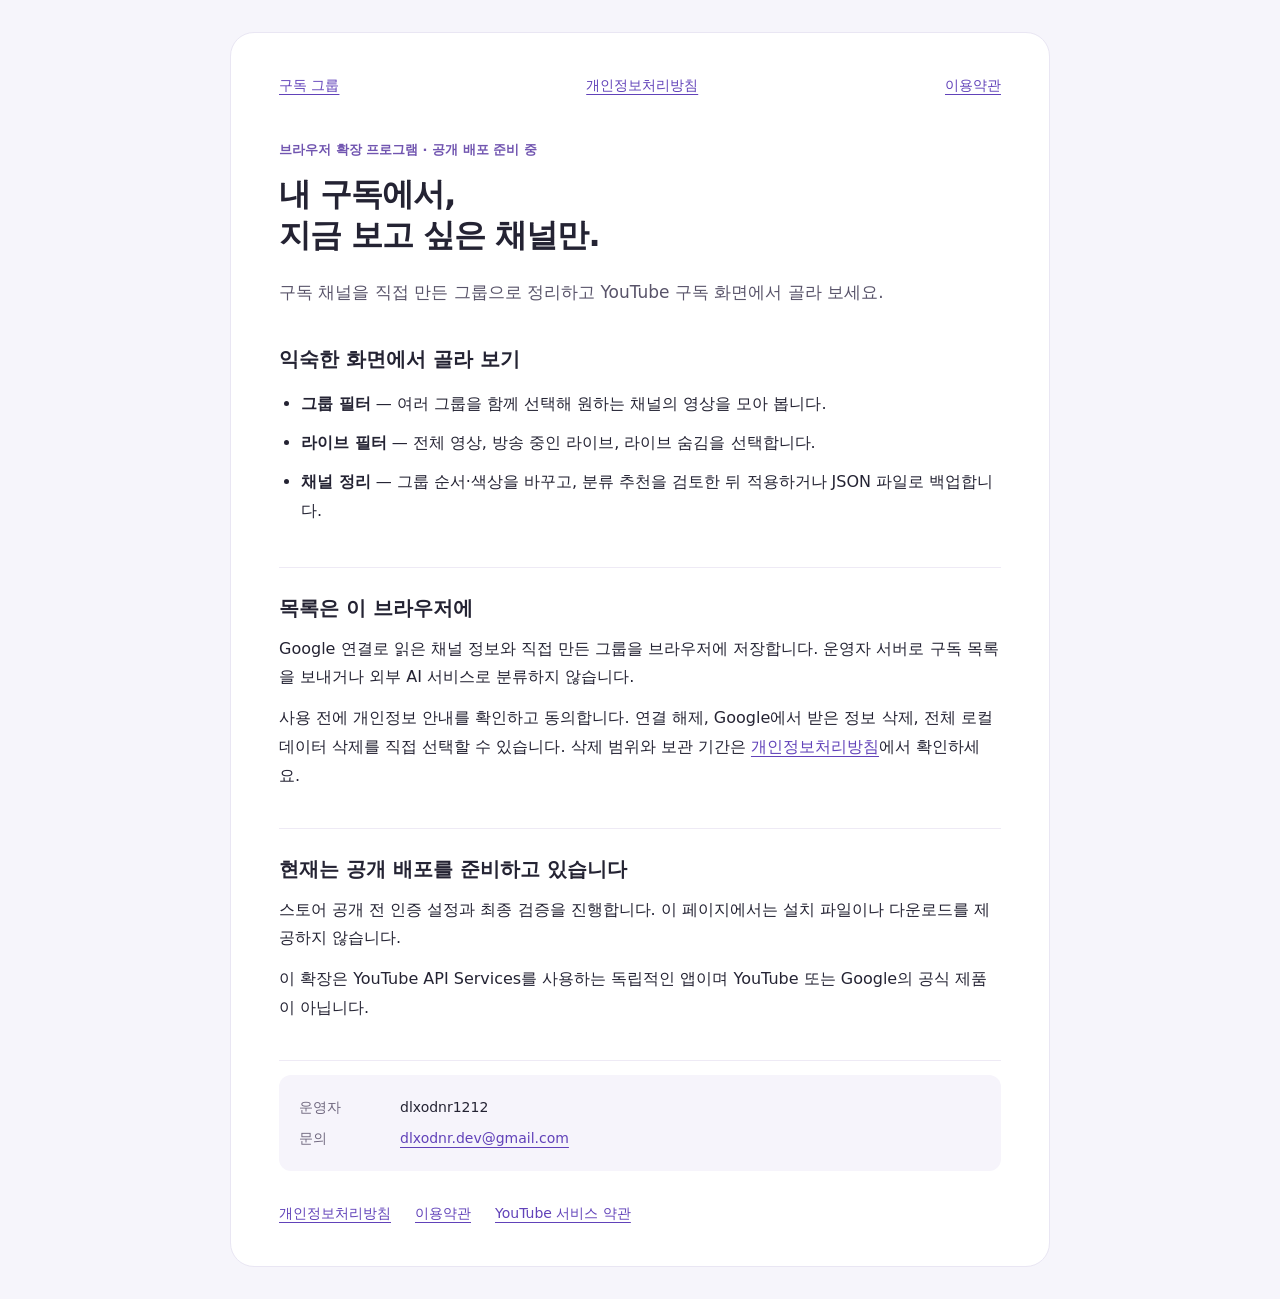
<file: index.html>
<!doctype html>
<html lang="ko">
<head><meta charset="utf-8"><meta name="viewport" content="width=device-width,initial-scale=1"><meta name="description" content="YouTube 구독 채널을 그룹으로 정리하고 원하는 영상을 골라 보는 브라우저 확장 프로그램."><title>구독 그룹 · 원하는 채널부터</title><link rel="stylesheet" href="privacy.css"></head>
<body><main>
<nav><a href="https://sdsr.github.io/subscription-groups-site/">구독 그룹</a><a href="privacy.html">개인정보처리방침</a><a href="terms.html">이용약관</a></nav>
<p class="eyebrow">브라우저 확장 프로그램 · 공개 배포 준비 중</p>
<h1>내 구독에서,<br>지금 보고 싶은 채널만.</h1>
<p class="lead">구독 채널을 직접 만든 그룹으로 정리하고 YouTube 구독 화면에서 골라 보세요.</p>
<section><h2>익숙한 화면에서 골라 보기</h2><ul>
<li><strong>그룹 필터</strong> — 여러 그룹을 함께 선택해 원하는 채널의 영상을 모아 봅니다.</li>
<li><strong>라이브 필터</strong> — 전체 영상, 방송 중인 라이브, 라이브 숨김을 선택합니다.</li>
<li><strong>채널 정리</strong> — 그룹 순서·색상을 바꾸고, 분류 추천을 검토한 뒤 적용하거나 JSON 파일로 백업합니다.</li>
</ul></section>
<section><h2>목록은 이 브라우저에</h2><p>Google 연결로 읽은 채널 정보와 직접 만든 그룹을 브라우저에 저장합니다. 운영자 서버로 구독 목록을 보내거나 외부 AI 서비스로 분류하지 않습니다.</p><p>사용 전에 개인정보 안내를 확인하고 동의합니다. 연결 해제, Google에서 받은 정보 삭제, 전체 로컬 데이터 삭제를 직접 선택할 수 있습니다. 삭제 범위와 보관 기간은 <a href="https://sdsr.github.io/subscription-groups-site/privacy.html">개인정보처리방침</a>에서 확인하세요.</p></section>
<section><h2>현재는 공개 배포를 준비하고 있습니다</h2><p>스토어 공개 전 인증 설정과 최종 검증을 진행합니다. 이 페이지에서는 설치 파일이나 다운로드를 제공하지 않습니다.</p><p>이 확장은 YouTube API Services를 사용하는 독립적인 앱이며 YouTube 또는 Google의 공식 제품이 아닙니다.</p></section>
<dl><dt>운영자</dt><dd>dlxodnr1212</dd><dt>문의</dt><dd><a href="mailto:dlxodnr.dev@gmail.com">dlxodnr.dev@gmail.com</a></dd></dl>
<footer><a href="https://sdsr.github.io/subscription-groups-site/privacy.html">개인정보처리방침</a><a href="https://sdsr.github.io/subscription-groups-site/terms.html">이용약관</a><a href="https://www.youtube.com/t/terms">YouTube 서비스 약관</a></footer>
</main></body></html>
</file>
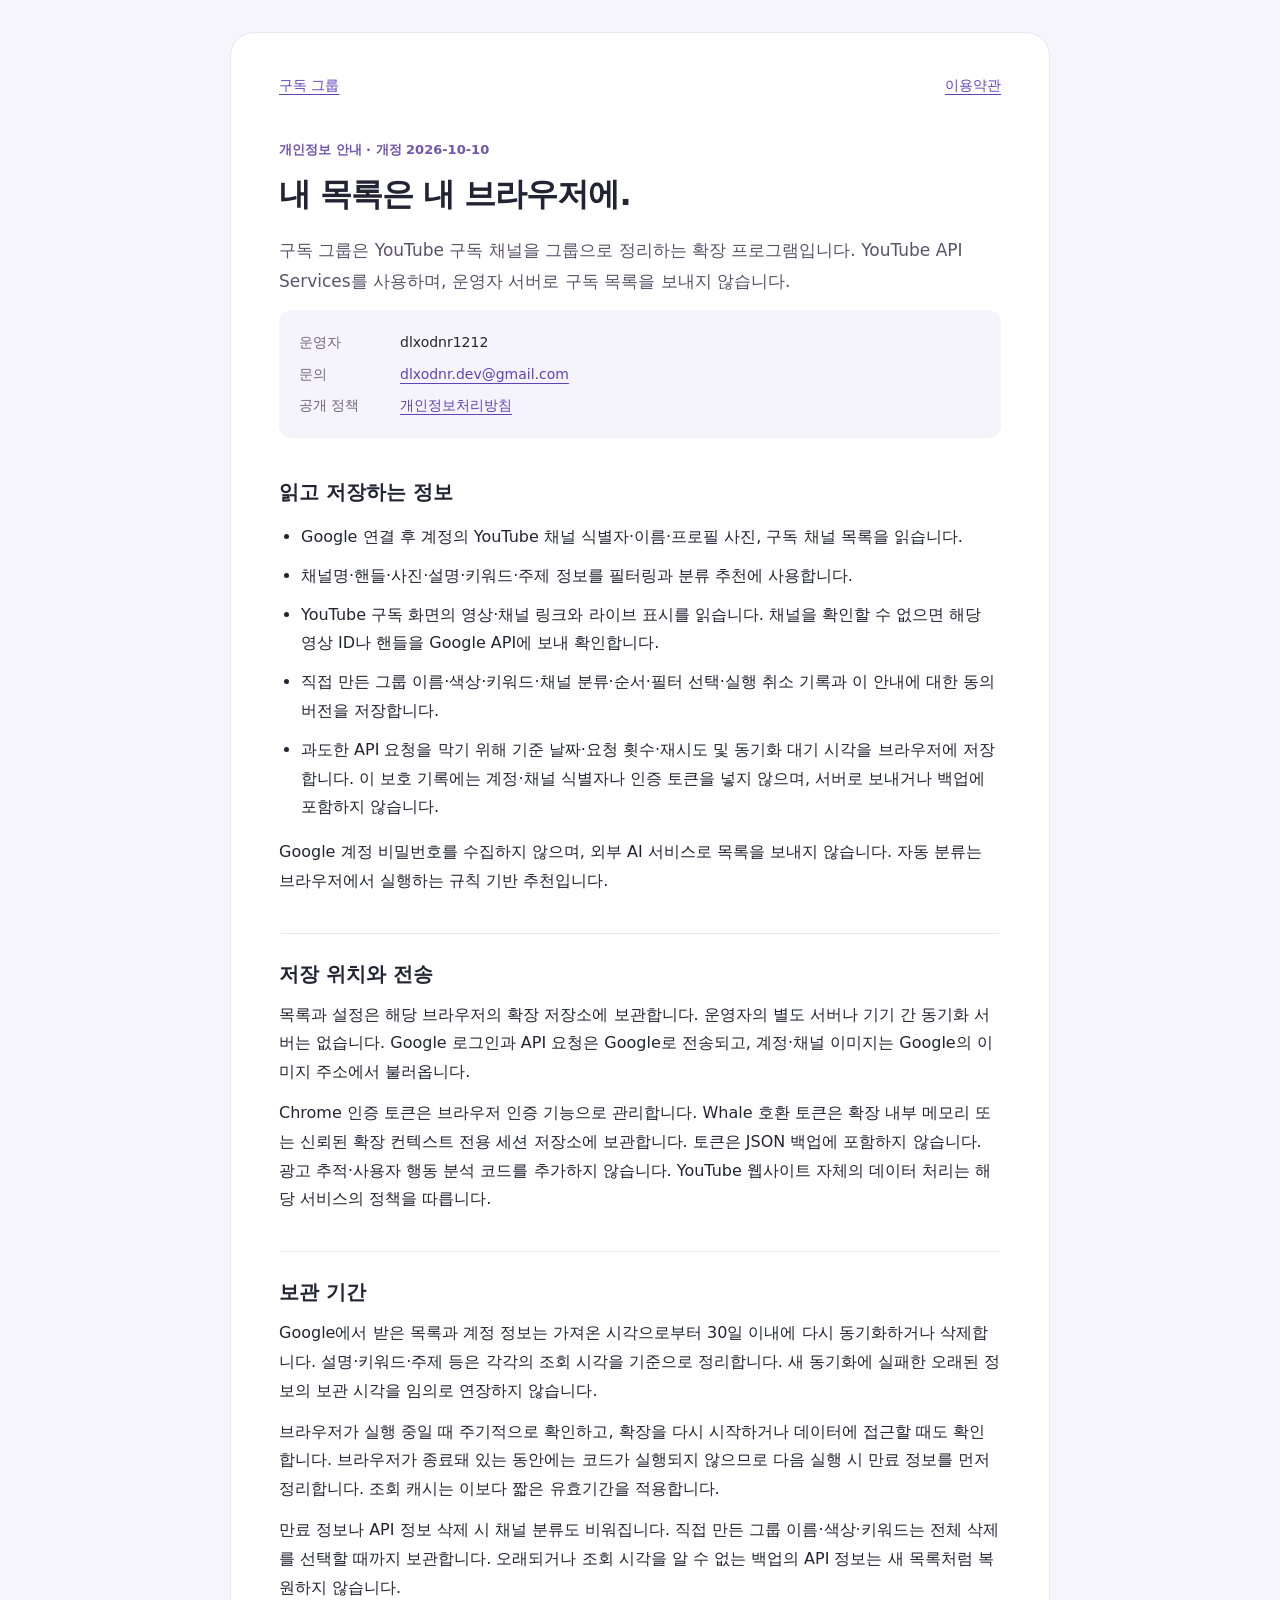
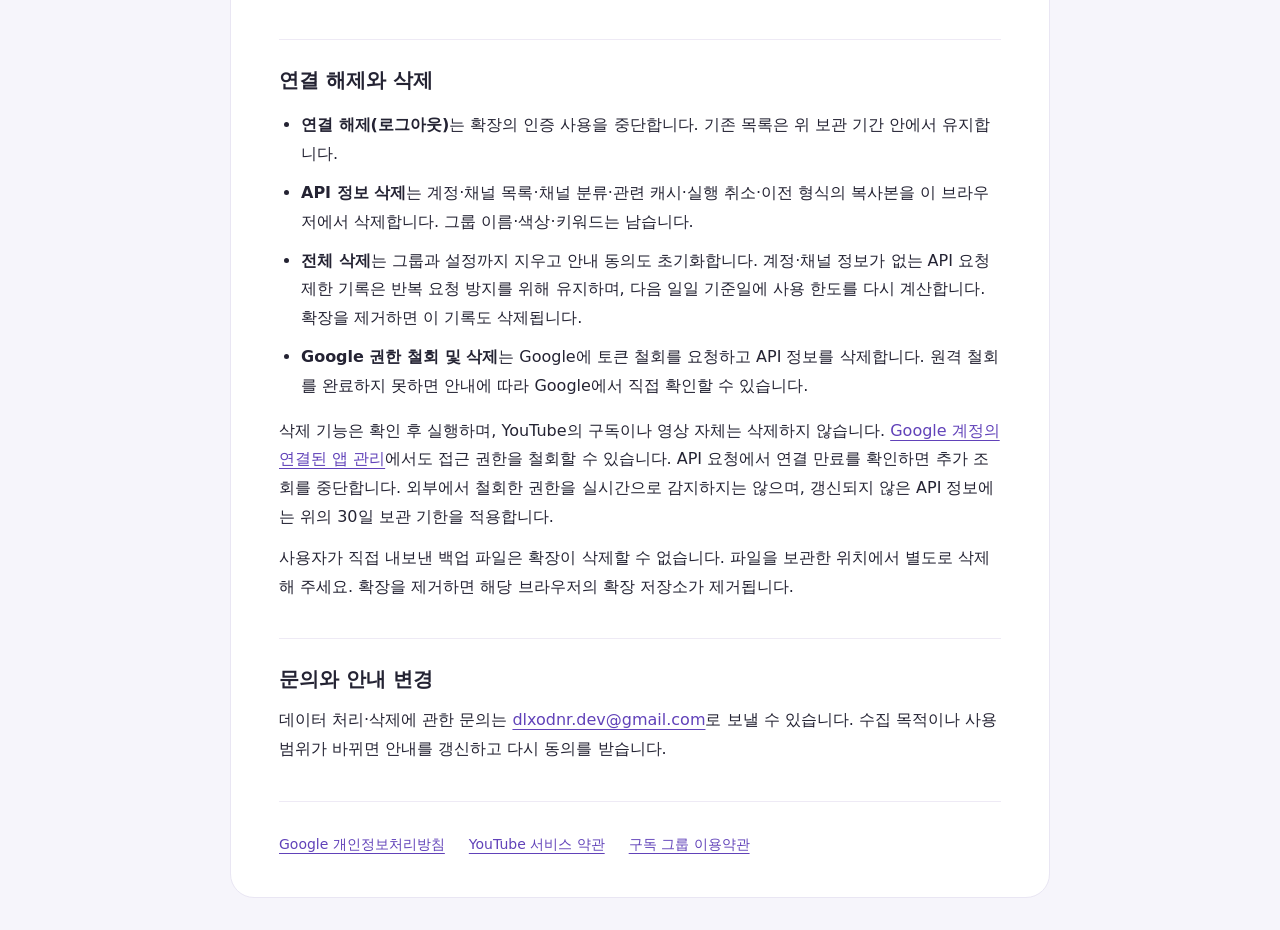
<file: privacy.html>
<!doctype html>
<html lang="ko">
<head><meta charset="utf-8"><meta name="viewport" content="width=device-width,initial-scale=1"><title>개인정보처리방침 · 구독 그룹</title><link rel="stylesheet" href="privacy.css"></head>
<body><main>
<nav><a href="https://sdsr.github.io/subscription-groups-site/">구독 그룹</a><a href="terms.html">이용약관</a></nav>
<p class="eyebrow">개인정보 안내 · 개정 2026-10-10</p>
<h1>내 목록은 내 브라우저에.</h1>
<p class="lead">구독 그룹은 YouTube 구독 채널을 그룹으로 정리하는 확장 프로그램입니다. YouTube API Services를 사용하며, 운영자 서버로 구독 목록을 보내지 않습니다.</p>
<dl><dt>운영자</dt><dd>dlxodnr1212</dd><dt>문의</dt><dd><a href="mailto:dlxodnr.dev@gmail.com">dlxodnr.dev@gmail.com</a></dd><dt>공개 정책</dt><dd><a href="https://sdsr.github.io/subscription-groups-site/privacy.html">개인정보처리방침</a></dd></dl>
<section><h2>읽고 저장하는 정보</h2><ul>
<li>Google 연결 후 계정의 YouTube 채널 식별자·이름·프로필 사진, 구독 채널 목록을 읽습니다.</li>
<li>채널명·핸들·사진·설명·키워드·주제 정보를 필터링과 분류 추천에 사용합니다.</li>
<li>YouTube 구독 화면의 영상·채널 링크와 라이브 표시를 읽습니다. 채널을 확인할 수 없으면 해당 영상 ID나 핸들을 Google API에 보내 확인합니다.</li>
<li>직접 만든 그룹 이름·색상·키워드·채널 분류·순서·필터 선택·실행 취소 기록과 이 안내에 대한 동의 버전을 저장합니다.</li>
<li>과도한 API 요청을 막기 위해 기준 날짜·요청 횟수·재시도 및 동기화 대기 시각을 브라우저에 저장합니다. 이 보호 기록에는 계정·채널 식별자나 인증 토큰을 넣지 않으며, 서버로 보내거나 백업에 포함하지 않습니다.</li>
</ul><p>Google 계정 비밀번호를 수집하지 않으며, 외부 AI 서비스로 목록을 보내지 않습니다. 자동 분류는 브라우저에서 실행하는 규칙 기반 추천입니다.</p></section>
<section><h2>저장 위치와 전송</h2><p>목록과 설정은 해당 브라우저의 확장 저장소에 보관합니다. 운영자의 별도 서버나 기기 간 동기화 서버는 없습니다. Google 로그인과 API 요청은 Google로 전송되고, 계정·채널 이미지는 Google의 이미지 주소에서 불러옵니다.</p><p>Chrome 인증 토큰은 브라우저 인증 기능으로 관리합니다. Whale 호환 토큰은 확장 내부 메모리 또는 신뢰된 확장 컨텍스트 전용 세션 저장소에 보관합니다. 토큰은 JSON 백업에 포함하지 않습니다. 광고 추적·사용자 행동 분석 코드를 추가하지 않습니다. YouTube 웹사이트 자체의 데이터 처리는 해당 서비스의 정책을 따릅니다.</p></section>
<section><h2>보관 기간</h2><p>Google에서 받은 목록과 계정 정보는 가져온 시각으로부터 30일 이내에 다시 동기화하거나 삭제합니다. 설명·키워드·주제 등은 각각의 조회 시각을 기준으로 정리합니다. 새 동기화에 실패한 오래된 정보의 보관 시각을 임의로 연장하지 않습니다.</p><p>브라우저가 실행 중일 때 주기적으로 확인하고, 확장을 다시 시작하거나 데이터에 접근할 때도 확인합니다. 브라우저가 종료돼 있는 동안에는 코드가 실행되지 않으므로 다음 실행 시 만료 정보를 먼저 정리합니다. 조회 캐시는 이보다 짧은 유효기간을 적용합니다.</p><p>만료 정보나 API 정보 삭제 시 채널 분류도 비워집니다. 직접 만든 그룹 이름·색상·키워드는 전체 삭제를 선택할 때까지 보관합니다. 오래되거나 조회 시각을 알 수 없는 백업의 API 정보는 새 목록처럼 복원하지 않습니다.</p></section>
<section><h2>연결 해제와 삭제</h2><ul>
<li><strong>연결 해제(로그아웃)</strong>는 확장의 인증 사용을 중단합니다. 기존 목록은 위 보관 기간 안에서 유지합니다.</li>
<li><strong>API 정보 삭제</strong>는 계정·채널 목록·채널 분류·관련 캐시·실행 취소·이전 형식의 복사본을 이 브라우저에서 삭제합니다. 그룹 이름·색상·키워드는 남습니다.</li>
<li><strong>전체 삭제</strong>는 그룹과 설정까지 지우고 안내 동의도 초기화합니다. 계정·채널 정보가 없는 API 요청 제한 기록은 반복 요청 방지를 위해 유지하며, 다음 일일 기준일에 사용 한도를 다시 계산합니다. 확장을 제거하면 이 기록도 삭제됩니다.</li>
<li><strong>Google 권한 철회 및 삭제</strong>는 Google에 토큰 철회를 요청하고 API 정보를 삭제합니다. 원격 철회를 완료하지 못하면 안내에 따라 Google에서 직접 확인할 수 있습니다.</li>
</ul><p>삭제 기능은 확인 후 실행하며, YouTube의 구독이나 영상 자체는 삭제하지 않습니다. <a href="https://myaccount.google.com/connections">Google 계정의 연결된 앱 관리</a>에서도 접근 권한을 철회할 수 있습니다. API 요청에서 연결 만료를 확인하면 추가 조회를 중단합니다. 외부에서 철회한 권한을 실시간으로 감지하지는 않으며, 갱신되지 않은 API 정보에는 위의 30일 보관 기한을 적용합니다.</p><p>사용자가 직접 내보낸 백업 파일은 확장이 삭제할 수 없습니다. 파일을 보관한 위치에서 별도로 삭제해 주세요. 확장을 제거하면 해당 브라우저의 확장 저장소가 제거됩니다.</p></section>
<section><h2>문의와 안내 변경</h2><p>데이터 처리·삭제에 관한 문의는 <a href="mailto:dlxodnr.dev@gmail.com">dlxodnr.dev@gmail.com</a>로 보낼 수 있습니다. 수집 목적이나 사용 범위가 바뀌면 안내를 갱신하고 다시 동의를 받습니다.</p></section>
<footer><a href="https://policies.google.com/privacy">Google 개인정보처리방침</a><a href="https://www.youtube.com/t/terms">YouTube 서비스 약관</a><a href="https://sdsr.github.io/subscription-groups-site/terms.html">구독 그룹 이용약관</a></footer>
</main></body></html>
</file>
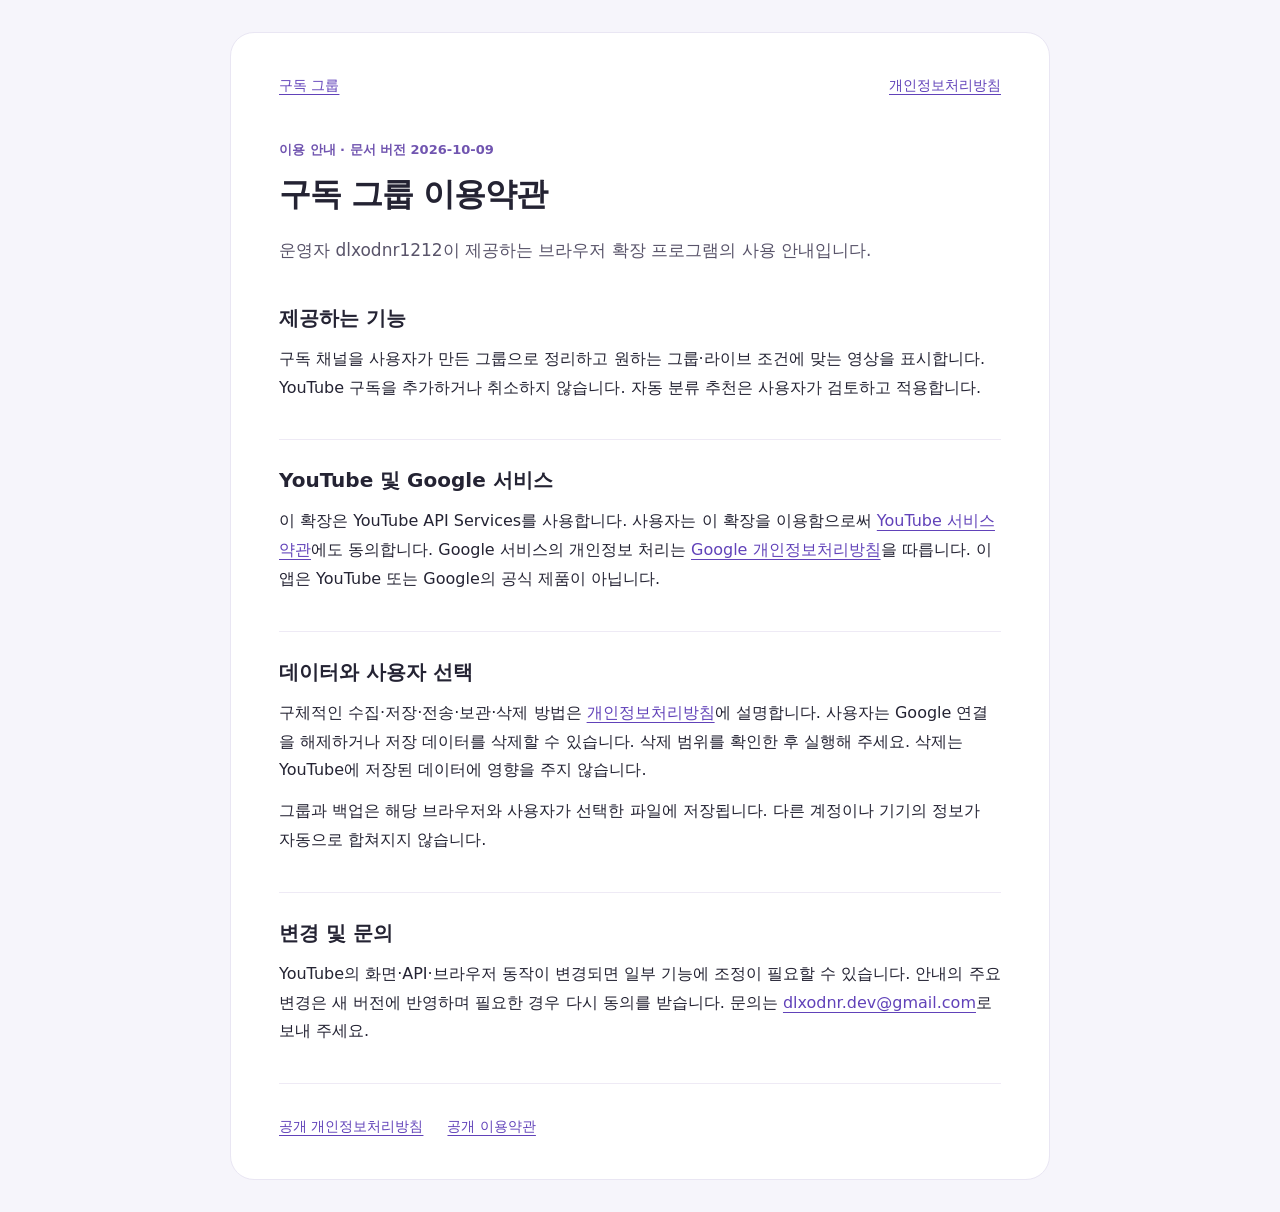
<file: terms.html>
<!doctype html>
<html lang="ko">
<head><meta charset="utf-8"><meta name="viewport" content="width=device-width,initial-scale=1"><title>이용약관 · 구독 그룹</title><link rel="stylesheet" href="privacy.css"></head>
<body><main>
<nav><a href="https://sdsr.github.io/subscription-groups-site/">구독 그룹</a><a href="privacy.html">개인정보처리방침</a></nav>
<p class="eyebrow">이용 안내 · 문서 버전 2026-10-09</p><h1>구독 그룹 이용약관</h1>
<p class="lead">운영자 dlxodnr1212이 제공하는 브라우저 확장 프로그램의 사용 안내입니다.</p>
<section><h2>제공하는 기능</h2><p>구독 채널을 사용자가 만든 그룹으로 정리하고 원하는 그룹·라이브 조건에 맞는 영상을 표시합니다. YouTube 구독을 추가하거나 취소하지 않습니다. 자동 분류 추천은 사용자가 검토하고 적용합니다.</p></section>
<section><h2>YouTube 및 Google 서비스</h2><p>이 확장은 YouTube API Services를 사용합니다. 사용자는 이 확장을 이용함으로써 <a href="https://www.youtube.com/t/terms">YouTube 서비스 약관</a>에도 동의합니다. Google 서비스의 개인정보 처리는 <a href="https://policies.google.com/privacy">Google 개인정보처리방침</a>을 따릅니다. 이 앱은 YouTube 또는 Google의 공식 제품이 아닙니다.</p></section>
<section><h2>데이터와 사용자 선택</h2><p>구체적인 수집·저장·전송·보관·삭제 방법은 <a href="privacy.html">개인정보처리방침</a>에 설명합니다. 사용자는 Google 연결을 해제하거나 저장 데이터를 삭제할 수 있습니다. 삭제 범위를 확인한 후 실행해 주세요. 삭제는 YouTube에 저장된 데이터에 영향을 주지 않습니다.</p><p>그룹과 백업은 해당 브라우저와 사용자가 선택한 파일에 저장됩니다. 다른 계정이나 기기의 정보가 자동으로 합쳐지지 않습니다.</p></section>
<section><h2>변경 및 문의</h2><p>YouTube의 화면·API·브라우저 동작이 변경되면 일부 기능에 조정이 필요할 수 있습니다. 안내의 주요 변경은 새 버전에 반영하며 필요한 경우 다시 동의를 받습니다. 문의는 <a href="mailto:dlxodnr.dev@gmail.com">dlxodnr.dev@gmail.com</a>로 보내 주세요.</p></section>
<footer><a href="https://sdsr.github.io/subscription-groups-site/privacy.html">공개 개인정보처리방침</a><a href="https://sdsr.github.io/subscription-groups-site/terms.html">공개 이용약관</a></footer>
</main></body></html>
</file>
<file: privacy.css>
:root { color-scheme: light dark; font-family: system-ui, sans-serif; color: #242333; background: #f6f5fb; }
* { box-sizing: border-box; }
body { margin: 0; padding: 32px 20px; line-height: 1.8; }
main { max-width: 820px; margin: auto; padding: 40px 48px; background: #fff; border: 1px solid #e9e6f3; border-radius: 24px; }
nav, footer { display: flex; flex-wrap: wrap; gap: 12px 24px; font-size: 14px; }
nav { justify-content: space-between; margin-bottom: 40px; }
a { color: #6142b9; text-underline-offset: 4px; }
a:focus-visible { outline: 3px solid #9d84df; outline-offset: 4px; }
h1 { font-size: 32px; line-height: 1.3; letter-spacing: -1px; margin: 8px 0 20px; }
h2 { font-size: 20px; line-height: 1.5; margin: 0 0 12px; }
.eyebrow { color: #7155b0; font-size: 13px; font-weight: 600; }
.lead { font-size: 17px; color: #59546a; }
dl { display: grid; grid-template-columns: 95px 1fr; padding: 20px; background: #f6f4fb; border-radius: 12px; gap: 6px; font-size: 14px; }
dt { color: #70687f; } dd { margin: 0; overflow-wrap: anywhere; }
section { padding: 25px 0; border-bottom: 1px solid #eeeaf5; }
p { margin: 12px 0; } ul { padding-left: 22px; } li { margin: 10px 0; }
footer { margin-top: 30px; }
@media (max-width: 600px) { body { padding: 12px; } main { padding: 24px; border-radius: 16px; } h1 { font-size: 27px; } }
@media (prefers-color-scheme: dark) { :root { background: #18151f; color: #eeeaf8; } main { background: #221e2c; border-color: #3a3148; } .lead, dt { color: #c8bed8; } a, .eyebrow { color: #c1a5ff; } dl { background: #2c2538; } section { border-color: #3a3148; } }
</file>
